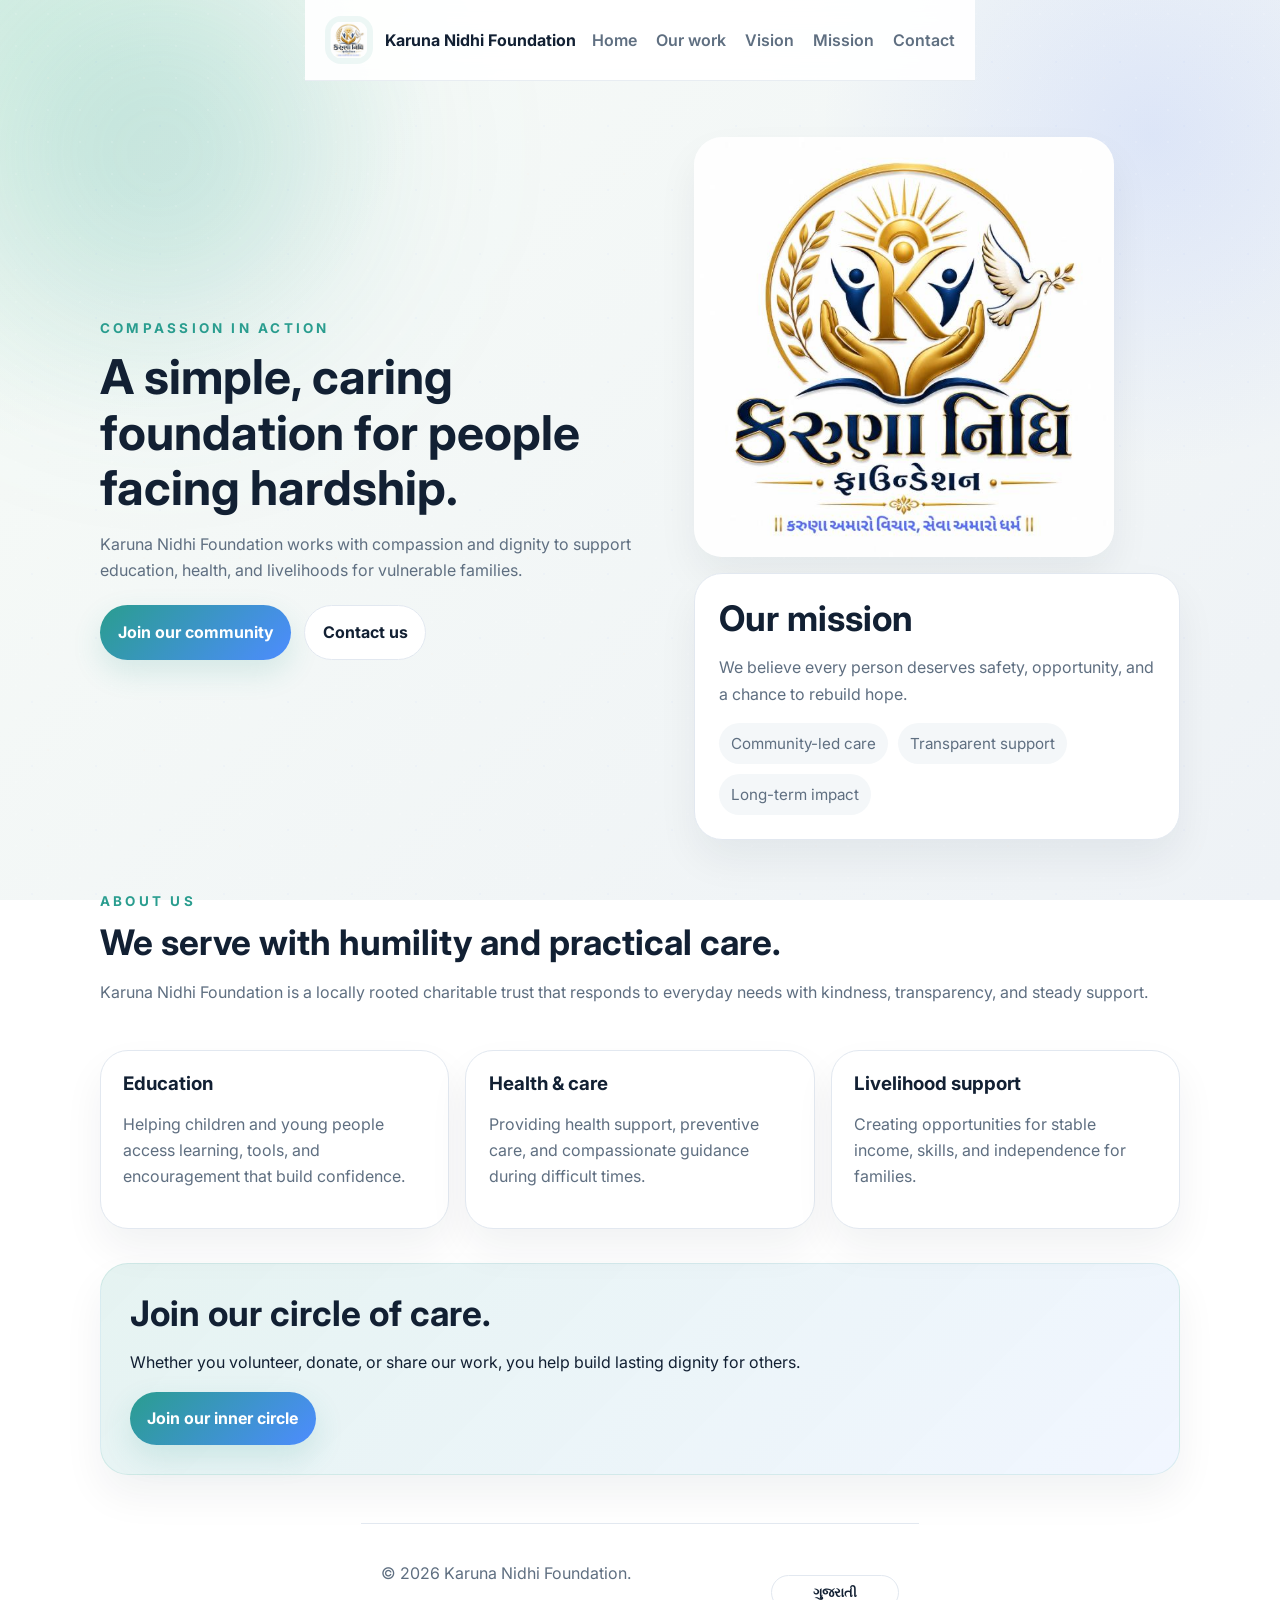
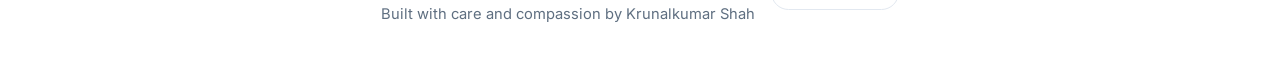
<file: index.html>
<!DOCTYPE html>
<html lang="en">
  <head>
    <meta charset="UTF-8" />
    <meta name="viewport" content="width=device-width, initial-scale=1.0" />
    <meta
      name="description"
      content="Karuna Nidhi Foundation is a compassionate charitable trust supporting education, health, and livelihoods with care and dignity."
    />
    <title>Karuna Nidhi Foundation</title>
    <link rel="preconnect" href="https://fonts.googleapis.com" />
    <link rel="preconnect" href="https://fonts.gstatic.com" crossorigin />
    <link
      href="https://fonts.googleapis.com/css2?family=Inter:wght@400;500;600;700;800&family=Noto+Sans+Gujarati:wght@400;500;700&display=swap"
      rel="stylesheet"
    />
    <link rel="icon" type="image/x-icon" href="favicon.ico" />
    <link rel="icon" type="image/png" href="favicon.png" />
    <link rel="apple-touch-icon" href="apple-touch-icon.png" />
    <meta name="theme-color" content="#2a9d8f" />
    <link rel="stylesheet" href="styles.css" />
    <script type="application/ld+json">
      {
        "@context": "https://schema.org",
        "@type": "Organization",
        "name": "Karuna Nidhi Foundation",
        "logo": "favicon.png",
        "contactPoint": [
          {
            "@type": "ContactPoint",
            "contactType": "customer support",
            "telephone": "+917016039402",
            "email": "karunanidhi14577@gmail.com"
          }
        ]
      }
    </script>
  </head>
  <body data-page="home">
    <div class="site-shell">
      <header class="topbar">
        <a class="brand" href="index.html">
          <img class="brand-logo" src="Foundation_Logo.png" alt="Karuna Nidhi Foundation logo" />
          <span data-i18n="siteName">Karuna Nidhi Foundation</span>
        </a>
        <button class="nav-toggle" id="nav-toggle" aria-expanded="false" aria-label="Open navigation">
          <span></span>
          <span></span>
          <span></span>
        </button>
        <nav class="nav-links" aria-label="Primary navigation">
          <a href="index.html" data-i18n="nav.home">Home</a>
          <a href="https://www.instagram.com/karuna_nidhi_foundation/" data-i18n="nav.work">Our Work</a>
          <a href="vision.html" data-i18n="nav.vision">Vision</a>
          <a href="mission.html" data-i18n="nav.mission">Mission</a>
          <a href="contact.html" data-i18n="nav.contact">Contact</a>
        </nav>
      </header>

      <main>
        <section class="hero fade-in">
          <div>
            <p class="eyebrow" data-i18n="eyebrow">Compassion in action</p>
            <h1 data-i18n="heroTitle">A simple, caring foundation for people facing hardship.</h1>
            <p class="hero-text" data-i18n="heroText">
              Karuna Nidhi Foundation works with compassion and dignity to support education,
              health, and livelihoods for vulnerable families.
            </p>
            <div class="actions">
              <a class="btn btn-primary" href="https://chat.whatsapp.com/Kzn2kFphP856iG3ND33YXG?s=sw&p=a&ilr=0" target="_blank" rel="noreferrer" data-i18n="ctaPrimary">Join our community</a>
              <a class="btn btn-secondary" href="contact.html" data-i18n="ctaSecondary">Contact us</a>
            </div>
          </div>
          <div class="hero-visual fade-in" style="animation-delay: 0.15s;">
            <img src="Foundation_Logo.png" alt="Karuna Nidhi Foundation community photo" />
            <div class="hero-card fade-in" style="animation-delay: 0.25s;">
              <h2 data-i18n="missionTitle">Our mission</h2>
              <p data-i18n="missionText">
                We believe every person deserves safety, opportunity, and a chance to rebuild hope.
              </p>
              <ul class="pill-list">
                <li data-i18n="pillOne">Community-led care</li>
                <li data-i18n="pillTwo">Transparent support</li>
                <li data-i18n="pillThree">Long-term impact</li>
              </ul>
            </div>
          </div>
        </section>

        <section class="section">
          <div class="section-head">
            <p class="eyebrow" data-i18n="aboutEyebrow">About us</p>
            <h2 data-i18n="aboutTitle">We serve with humility and practical care.</h2>
          </div>
          <p class="section-body" data-i18n="aboutText">
            Karuna Nidhi Foundation is a locally rooted charitable trust that responds to everyday needs with kindness, transparency, and steady support.
          </p>
        </section>

        <section class="section cards">
          <article class="card">
            <h3 data-i18n="focus1Title">Education</h3>
            <p data-i18n="focus1Text">Helping children and young people access learning, tools, and encouragement that build confidence.</p>
          </article>
          <article class="card">
            <h3 data-i18n="focus2Title">Health & care</h3>
            <p data-i18n="focus2Text">Providing health support, preventive care, and compassionate guidance during difficult times.</p>
          </article>
          <article class="card">
            <h3 data-i18n="focus3Title">Livelihood support</h3>
            <p data-i18n="focus3Text">Creating opportunities for stable income, skills, and independence for families.</p>
          </article>
        </section>

        <section class="section cta-banner">
          <h2 data-i18n="ctaSectionTitle">Join our circle of care.</h2>
          <p data-i18n="ctaSectionText">Whether you volunteer, donate, or share our work, you help build lasting dignity for others.</p>
          <a class="btn btn-primary" href="https://chat.whatsapp.com/Kzn2kFphP856iG3ND33YXG?s=sw&p=a&ilr=0" target="_blank" rel="noreferrer" data-i18n="ctaSectionButton">Join our inner circle</a>
        </section>
      </main>

      <footer class="footer">
        <div>
          <p data-i18n="footerText">© 2026 Karuna Nidhi Foundation.</p>
          <p class="footer-credit"><span data-i18n="footerCreditPrefix">Built with care and compassion by</span> <a href="https://krunalkumar.vercel.app" target="_blank" rel="noreferrer">Krunalkumar Shah</a></p>
        </div>
        <button id="lang-toggle" class="lang-toggle" type="button" aria-label="Switch language">ગુજરાતી</button>
      </footer>
    </div>

    <script src="script.js"></script>
  </body>
</html>
</file>
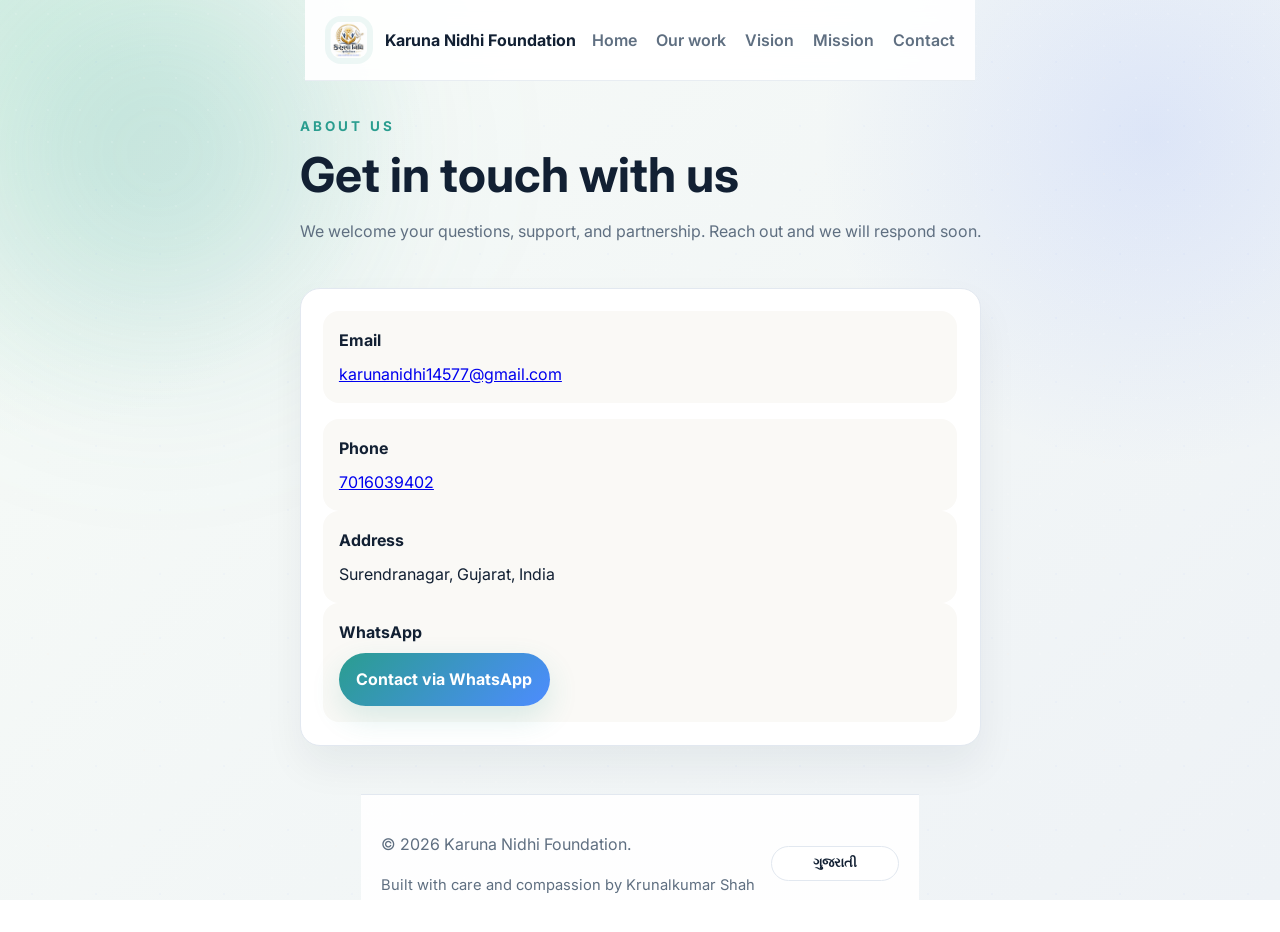
<file: contact.html>
<!DOCTYPE html>
<html lang="en">
  <head>
    <meta charset="UTF-8" />
    <meta name="viewport" content="width=device-width, initial-scale=1.0" />
    <title>Contact | Karuna Nidhi Foundation</title>
    <link rel="preconnect" href="https://fonts.googleapis.com" />
    <link rel="preconnect" href="https://fonts.gstatic.com" crossorigin />
    <link
      href="https://fonts.googleapis.com/css2?family=Inter:wght@400;500;600;700;800&family=Noto+Sans+Gujarati:wght@400;500;700&display=swap"
      rel="stylesheet"
    />
    <link rel="icon" type="image/x-icon" href="favicon.ico" />
    <link rel="icon" type="image/png" href="favicon.png" />
    <link rel="apple-touch-icon" href="apple-touch-icon.png" />
    <meta name="theme-color" content="#2a9d8f" />
    <link rel="stylesheet" href="styles.css" />
    <script type="application/ld+json">
      {
        "@context": "https://schema.org",
        "@type": "Organization",
        "name": "Karuna Nidhi Foundation",
        "logo": "favicon.png",
        "contactPoint": [
          {
            "@type": "ContactPoint",
            "contactType": "customer support",
            "telephone": "+917016039402",
            "email": "karunanidhi14577@gmail.com"
          }
        ]
      }
    </script>
  </head>
  <body data-page="contact">
    <div class="site-shell">
      <header class="topbar">
        <a class="brand" href="index.html">
          <img class="brand-logo" src="Foundation_Logo.png" alt="Karuna Nidhi Foundation logo" />
          <span data-i18n="siteName">Karuna Nidhi Foundation</span>
        </a>
        <button class="nav-toggle" id="nav-toggle" aria-expanded="false" aria-label="Open navigation">
          <span></span>
          <span></span>
          <span></span>
        </button>
        <nav class="nav-links" aria-label="Primary navigation">
          <a href="index.html" data-i18n="nav.home">Home</a>
          <a href="https://www.instagram.com/karuna_nidhi_foundation/" data-i18n="nav.work">Our Work</a>
          <a href="vision.html" data-i18n="nav.vision">Vision</a>
          <a href="mission.html" data-i18n="nav.mission">Mission</a>
          <a href="contact.html" data-i18n="nav.contact">Contact</a>
        </nav>
      </header>

      <main>
        <section class="section page-intro">
          <p class="eyebrow" data-i18n="aboutEyebrow">About us</p>
          <h1 data-i18n="contactTitle">Get in touch with us</h1>
          <p class="section-body" data-i18n="contactText">We welcome your questions, support, and partnership. Reach out and we will respond soon.</p>
        </section>

        <section class="contact-page">
          <div class="contact-card">
            <div class="contact-row">
              <div>
                <strong data-i18n="contactEmailLabel">Email</strong>
                <a href="mailto:karunanidhi14577@gmail.com" data-i18n="contactEmail">karunanidhi14577@gmail.com</a>
              </div>
              <div>
                <strong data-i18n="contactPhoneLabel">Phone</strong>
                <a href="tel:+917016039402" data-i18n="contactPhone">+91 70160 39402</a>
              </div>
            </div>
            <div class="contact-row">
              <div>
                <strong data-i18n="contactAddressLabel">Address</strong>
                <span data-i18n="contactAddress">Surendranagar, Gujarat, India</span>
              </div>
            </div>
            <div class="contact-row">
              <div>
                <strong>WhatsApp</strong>
                <a class="btn btn-primary" href="https://chat.whatsapp.com/Kzn2kFphP856iG3ND33YXG?s=sw&p=a&ilr=0" target="_blank" rel="noreferrer">Contact via WhatsApp</a>
              </div>
            </div>
          </div>

        </section>
      </main>

      <footer class="footer">
        <div>
          <p data-i18n="footerText">© 2026 Karuna Nidhi Foundation.</p>
          <p class="footer-credit"><span data-i18n="footerCreditPrefix">Built with care and compassion by</span> <a href="https://krunalkumar.vercel.app" target="_blank" rel="noreferrer">Krunalkumar Shah</a></p>
        </div>
        <button id="lang-toggle" class="lang-toggle" type="button" aria-label="Switch language">ગુજરાતી</button>
      </footer>
    </div>

    <script src="script.js"></script>
  </body>
</html>
</file>
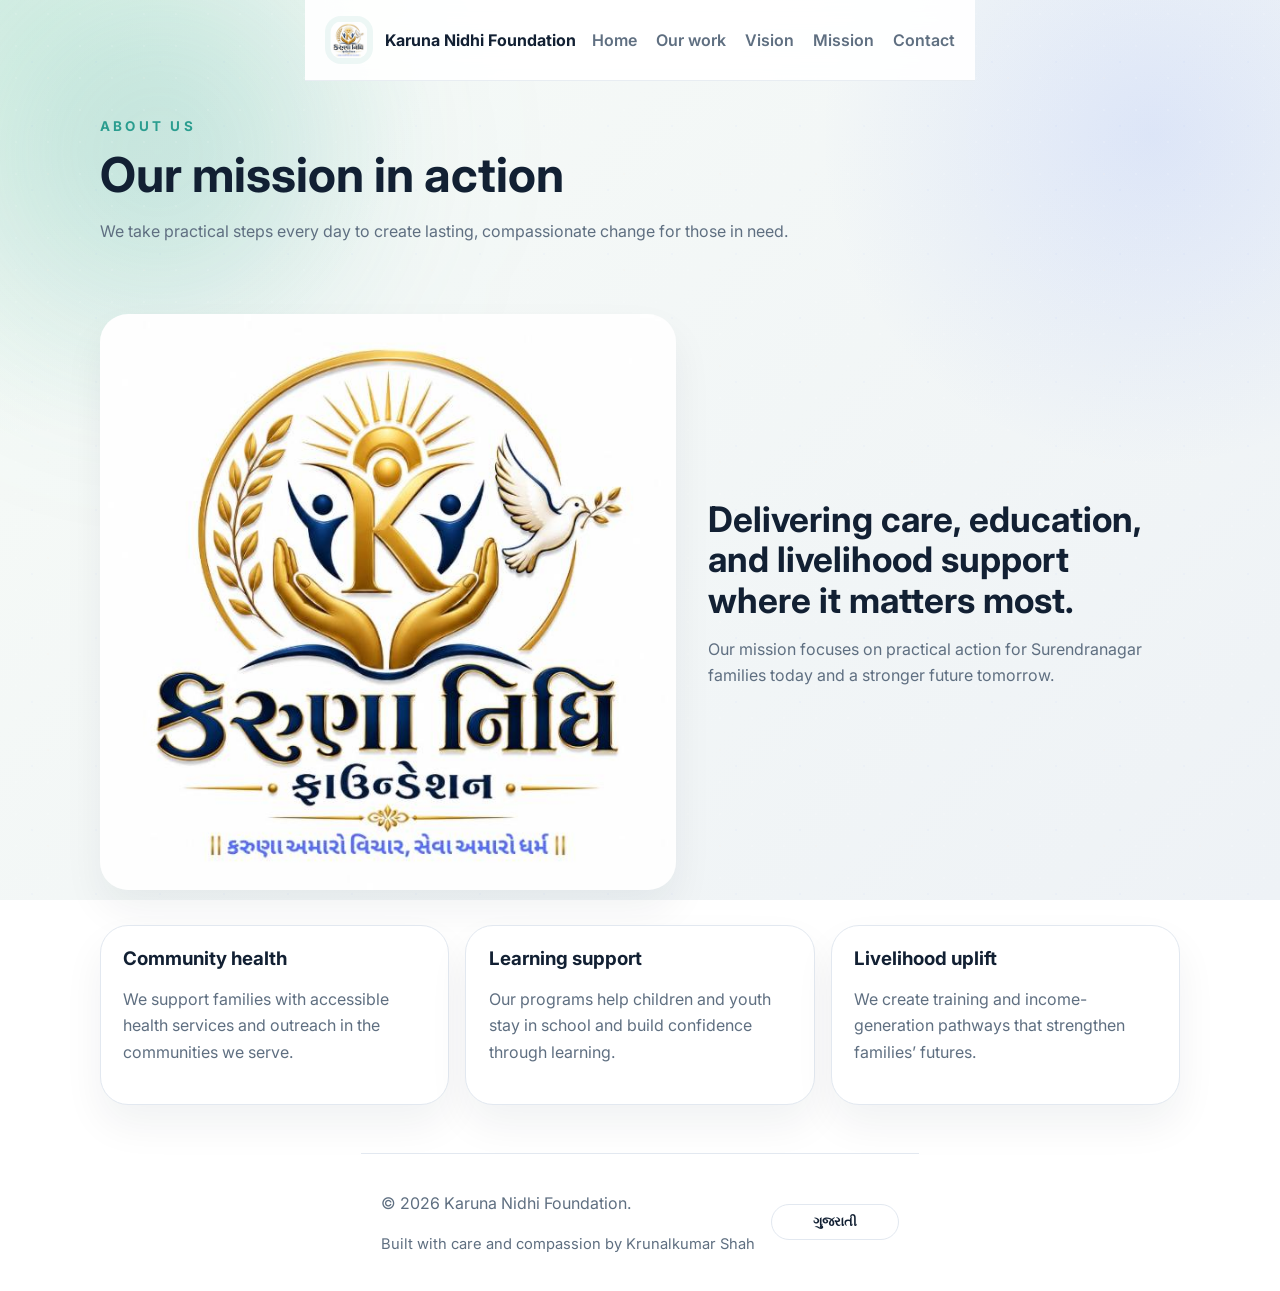
<file: mission.html>
<!DOCTYPE html>
<html lang="en">
  <head>
    <meta charset="UTF-8" />
    <meta name="viewport" content="width=device-width, initial-scale=1.0" />
    <title>Mission | Karuna Nidhi Foundation</title>
    <link rel="preconnect" href="https://fonts.googleapis.com" />
    <link rel="preconnect" href="https://fonts.gstatic.com" crossorigin />
    <link
      href="https://fonts.googleapis.com/css2?family=Inter:wght@400;500;600;700;800&family=Noto+Sans+Gujarati:wght@400;500;700&display=swap"
      rel="stylesheet"
    />
    <link rel="icon" type="image/x-icon" href="favicon.ico" />
    <link rel="icon" type="image/png" href="favicon.png" />
    <link rel="apple-touch-icon" href="apple-touch-icon.png" />
    <meta name="theme-color" content="#2a9d8f" />
    <link rel="stylesheet" href="styles.css" />
    <script type="application/ld+json">
      {
        "@context": "https://schema.org",
        "@type": "Organization",
        "name": "Karuna Nidhi Foundation",
        "logo": "favicon.png",
        "contactPoint": [
          {
            "@type": "ContactPoint",
            "contactType": "customer support",
            "telephone": "+917016039402",
            "email": "karunanidhi14577@gmail.com"
          }
        ]
      }
    </script>
  </head>
  <body data-page="mission">
    <div class="site-shell">
      <header class="topbar">
        <a class="brand" href="index.html">
          <img class="brand-logo" src="Foundation_Logo.png" alt="Karuna Nidhi Foundation logo" />
          <span data-i18n="siteName">Karuna Nidhi Foundation</span>
        </a>
        <button class="nav-toggle" id="nav-toggle" aria-expanded="false" aria-label="Open navigation">
          <span></span>
          <span></span>
          <span></span>
        </button>
        <nav class="nav-links" aria-label="Primary navigation">
          <a href="index.html" data-i18n="nav.home">Home</a>
          <a href="https://www.instagram.com/karuna_nidhi_foundation/" data-i18n="nav.work">Our Work</a>
          <a href="vision.html" data-i18n="nav.vision">Vision</a>
          <a href="mission.html" data-i18n="nav.mission">Mission</a>
          <a href="contact.html" data-i18n="nav.contact">Contact</a>
        </nav>
      </header>

      <main>
        <section class="section page-intro">
          <p class="eyebrow" data-i18n="aboutEyebrow">About us</p>
          <h1 data-i18n="missionIntroTitle">Our mission in action</h1>
          <p class="section-body" data-i18n="missionIntroText">We take practical steps every day to create lasting, compassionate change for those in need.</p>
        </section>

        <section class="section image-highlight">
          <div class="image-card">
            <img src="Foundation_Logo.png" alt="Mission support illustration" />
          </div>
          <div class="image-text">
            <h2 data-i18n="missionImageTitle">Delivering care, education, and livelihood support where it matters most.</h2>
            <p data-i18n="missionImageText">Our mission focuses on practical action for Surendranagar families today and a stronger future tomorrow.</p>
          </div>
        </section>

        <section class="post-grid">
          <article class="post-card">
            <h3 data-i18n="missionCard1Title">Community health</h3>
            <p data-i18n="missionCard1Text">We support families with accessible health services and outreach in the communities we serve.</p>
          </article>
          <article class="post-card">
            <h3 data-i18n="missionCard2Title">Learning support</h3>
            <p data-i18n="missionCard2Text">Our programs help children and youth stay in school and build confidence through learning.</p>
          </article>
          <article class="post-card">
            <h3 data-i18n="missionCard3Title">Livelihood uplift</h3>
            <p data-i18n="missionCard3Text">We create training and income-generation pathways that strengthen families’ futures.</p>
          </article>
        </section>
      </main>

      <footer class="footer">
        <div>
          <p data-i18n="footerText">© 2026 Karuna Nidhi Foundation.</p>
          <p class="footer-credit"><span data-i18n="footerCreditPrefix">Built with care and compassion by</span> <a href="https://krunalkumar.vercel.app" target="_blank" rel="noreferrer">Krunalkumar Shah</a></p>
        </div>
        <button id="lang-toggle" class="lang-toggle" type="button" aria-label="Switch language">ગુજરાતી</button>
      </footer>
    </div>

    <script src="script.js"></script>
  </body>
</html>
</file>
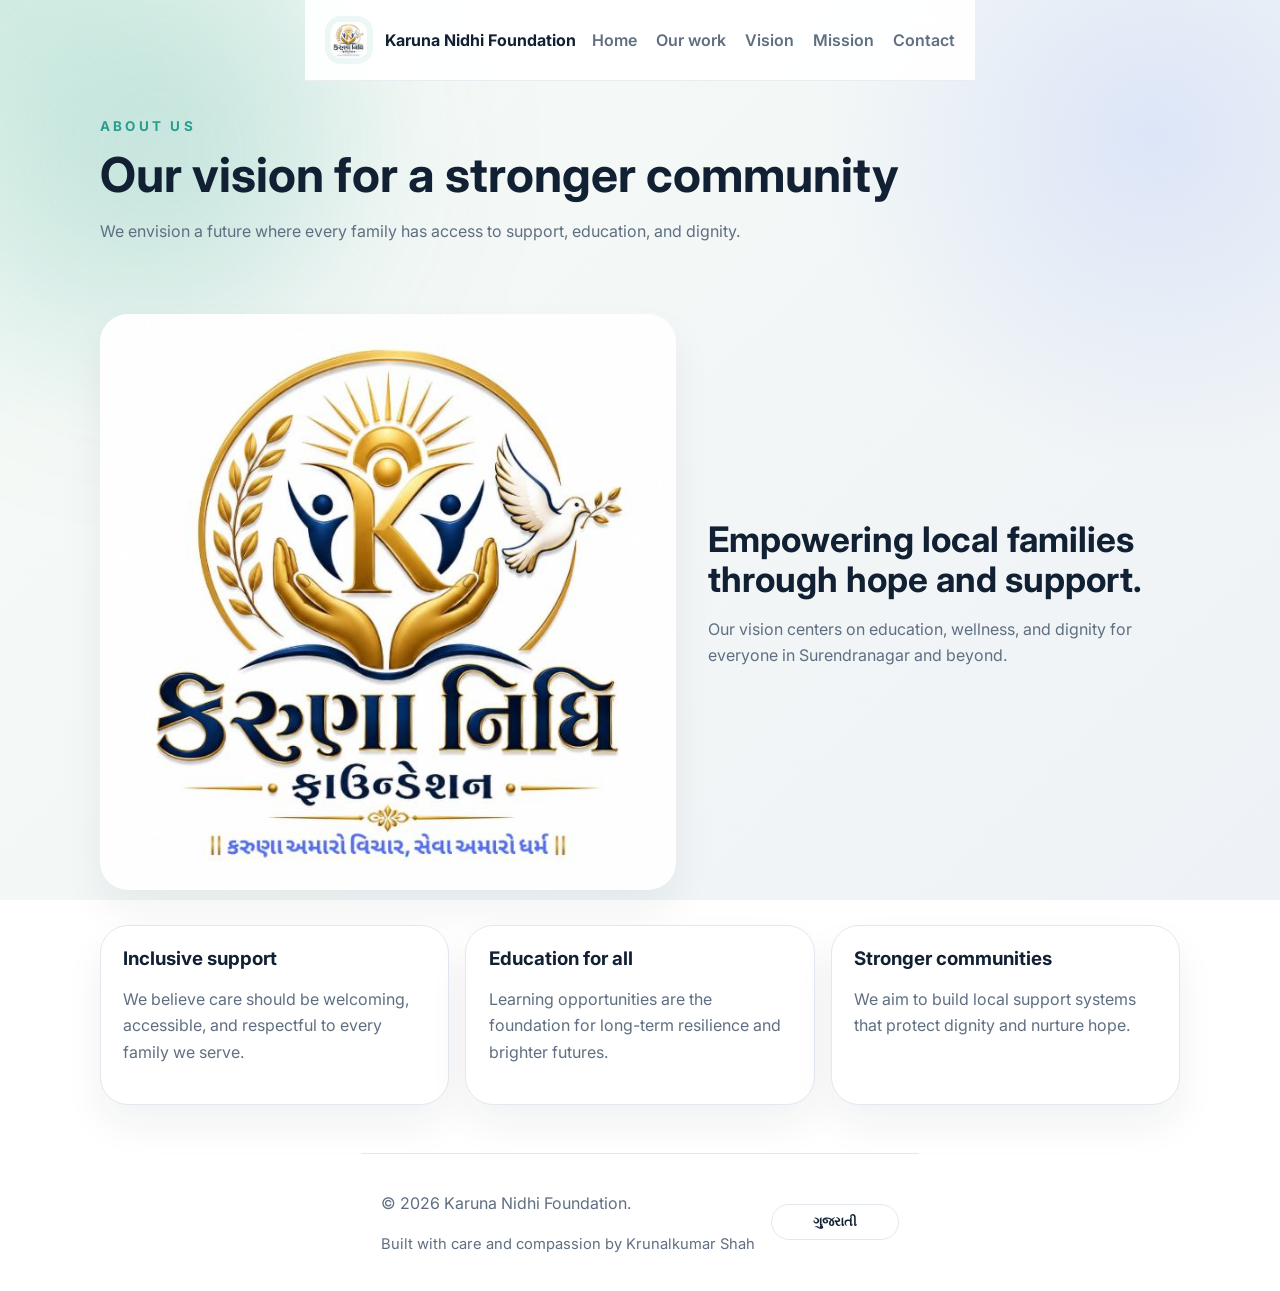
<file: vision.html>
<!DOCTYPE html>
<html lang="en">
  <head>
    <meta charset="UTF-8" />
    <meta name="viewport" content="width=device-width, initial-scale=1.0" />
    <title>Vision | Karuna Nidhi Foundation</title>
    <link rel="preconnect" href="https://fonts.googleapis.com" />
    <link rel="preconnect" href="https://fonts.gstatic.com" crossorigin />
    <link
      href="https://fonts.googleapis.com/css2?family=Inter:wght@400;500;600;700;800&family=Noto+Sans+Gujarati:wght@400;500;700&display=swap"
      rel="stylesheet"
    />
    <link rel="icon" type="image/x-icon" href="favicon.ico" />
    <link rel="icon" type="image/png" href="favicon.png" />
    <link rel="apple-touch-icon" href="apple-touch-icon.png" />
    <meta name="theme-color" content="#2a9d8f" />
    <link rel="stylesheet" href="styles.css" />
    <script type="application/ld+json">
      {
        "@context": "https://schema.org",
        "@type": "Organization",
        "name": "Karuna Nidhi Foundation",
        "logo": "favicon.png",
        "contactPoint": [
          {
            "@type": "ContactPoint",
            "contactType": "customer support",
            "telephone": "+917016039402",
            "email": "karunanidhi14577@gmail.com"
          }
        ]
      }
    </script>
  </head>
  <body data-page="vision">
    <div class="site-shell">
      <header class="topbar">
        <a class="brand" href="index.html">
          <img class="brand-logo" src="Foundation_Logo.png" alt="Karuna Nidhi Foundation logo" />
          <span data-i18n="siteName">Karuna Nidhi Foundation</span>
        </a>
        <button class="nav-toggle" id="nav-toggle" aria-expanded="false" aria-label="Open navigation">
          <span></span>
          <span></span>
          <span></span>
        </button>
        <nav class="nav-links" aria-label="Primary navigation">
          <a href="index.html" data-i18n="nav.home">Home</a>
          <a href="https://www.instagram.com/karuna_nidhi_foundation/" data-i18n="nav.work">Our Work</a>
          <a href="vision.html" data-i18n="nav.vision">Vision</a>
          <a href="mission.html" data-i18n="nav.mission">Mission</a>
          <a href="contact.html" data-i18n="nav.contact">Contact</a>
        </nav>
      </header>

      <main>
        <section class="section page-intro">
          <p class="eyebrow" data-i18n="aboutEyebrow">About us</p>
          <h1 data-i18n="visionIntroTitle">Our vision for a stronger community</h1>
          <p class="section-body" data-i18n="visionIntroText">We envision a future where every family has access to support, education, and dignity.</p>
        </section>

        <section class="section image-highlight">
          <div class="image-card">
            <img src="Foundation_Logo.png" alt="Community vision illustration" />
          </div>
          <div class="image-text">
            <h2 data-i18n="visionImageTitle">Empowering local families through hope and support.</h2>
            <p data-i18n="visionImageText">Our vision centers on education, wellness, and dignity for everyone in Surendranagar and beyond.</p>
          </div>
        </section>

        <section class="post-grid">
          <article class="post-card">
            <h3 data-i18n="visionCard1Title">Inclusive support</h3>
            <p data-i18n="visionCard1Text">We believe care should be welcoming, accessible, and respectful to every family we serve.</p>
          </article>
          <article class="post-card">
            <h3 data-i18n="visionCard2Title">Education for all</h3>
            <p data-i18n="visionCard2Text">Learning opportunities are the foundation for long-term resilience and brighter futures.</p>
          </article>
          <article class="post-card">
            <h3 data-i18n="visionCard3Title">Stronger communities</h3>
            <p data-i18n="visionCard3Text">We aim to build local support systems that protect dignity and nurture hope.</p>
          </article>
        </section>
      </main>

      <footer class="footer">
        <div>
          <p data-i18n="footerText">© 2026 Karuna Nidhi Foundation.</p>
          <p class="footer-credit"><span data-i18n="footerCreditPrefix">Built with care and compassion by</span> <a href="https://krunalkumar.vercel.app" target="_blank" rel="noreferrer">Krunalkumar Shah</a></p>
        </div>
        <button id="lang-toggle" class="lang-toggle" type="button" aria-label="Switch language">ગુજરાતી</button>
      </footer>
    </div>

    <script src="script.js"></script>
  </body>
</html>
</file>
<file: styles.css>
:root {
  color-scheme: light;
  --bg: #f6f5ef;
  --panel: #ffffff;
  --text: #122033;
  --muted: #5f6f81;
  --accent: #2a9d8f;
  --accent-2: #4d8cff;
  --border: #e2e8f0;
  --shadow: 0 20px 40px rgba(18, 32, 51, 0.06);
}

* {
  box-sizing: border-box;
}

html,
body {
  height: 100%;
}

html {
  scroll-behavior: smooth;
}

body {
  margin: 0;
  font-family: 'Inter', 'Noto Sans Gujarati', system-ui, sans-serif;
  color: var(--text);
  background:
    radial-gradient(circle at top left, rgba(84, 197, 156, 0.18), transparent 28%),
    radial-gradient(circle at 90% 15%, rgba(92, 130, 255, 0.14), transparent 24%),
    linear-gradient(135deg, #f7fbf7 0%, #eef2f6 100%);
  background-attachment: fixed;
  line-height: 1.65;
  min-height: 100%;
  position: relative;
  overflow-x: hidden;
  display: flex;
  flex-direction: column;
}

body::before,
body::after {
  content: '';
  position: absolute;
  z-index: 0;
  pointer-events: none;
}

body::before {
  width: 520px;
  height: 520px;
  top: -12%;
  left: -8%;
  border-radius: 50%;
  background: radial-gradient(circle, rgba(42, 157, 143, 0.28) 0%, rgba(42, 157, 143, 0) 70%);
  filter: blur(90px);
  animation: drift-slow-1 24s ease-in-out infinite;
}

body::after {
  width: 120%;
  height: 120%;
  top: -18%;
  left: -15%;
  background-image:
    radial-gradient(circle, rgba(255, 255, 255, 0.28) 1px, transparent 1px),
    radial-gradient(circle, rgba(92, 130, 255, 0.08) 1px, transparent 1px),
    radial-gradient(circle, rgba(234, 145, 76, 0.08) 1px, transparent 1px);
  background-size: 32px 32px, 64px 64px, 96px 96px;
  opacity: 0.4;
  animation: drift-dots 30s linear infinite;
}

@keyframes drift-slow-1 {
  0%, 100% { transform: translate(0, 0) scale(1); }
  50% { transform: translate(24px, 18px) scale(1.02); }
}

@keyframes drift-dots {
  0% { transform: translate(0, 0); }
  100% { transform: translate(36px, 36px); }
}

.site-shell {
  position: relative;
  z-index: 1;
  min-height: 100vh;
  display: flex;
  flex-direction: column;
}

main {
  flex: 1;
}

img {
  max-width: 100%;
  display: block;
}

.topbar {
  display: flex;
  align-items: center;
  justify-content: space-between;
  gap: 1rem;
  max-width: 1120px;
  margin: 0 auto;
  padding: 1rem 1.25rem;
  background: rgba(255, 255, 255, 0.92);
  border-bottom: 1px solid #e8edf2;
  backdrop-filter: blur(12px);
}

.brand {
  display: inline-flex;
  align-items: center;
  gap: 0.75rem;
  color: var(--text);
  text-decoration: none;
  font-weight: 700;
}

.brand-logo {
  width: 3rem;
  height: 3rem;
  object-fit: contain;
  border-radius: 1rem;
  background: rgba(42, 157, 143, 0.08);
  padding: 0.35rem;
}

.text-small {
  margin: 0 0 0.75rem;
  color: var(--accent);
  font-size: 0.85rem;
  letter-spacing: 0.08em;
  text-transform: uppercase;
  font-weight: 700;
}

.hero-visual {
  display: grid;
  gap: 1rem;
  align-items: start;
}

.hero-visual img {
  width: 100%;
  max-width: 420px;
  height: auto;
  min-height: 260px;
  border-radius: 1.75rem;
  box-shadow: var(--shadow);
  object-fit: cover;
}

.hero {
  align-items: start;
}

.image-highlight {
  display: grid;
  grid-template-columns: 1.1fr 0.9fr;
  gap: 2rem;
  align-items: center;
  margin: 1.5rem 0;
}

.image-card img {
  width: 100%;
  border-radius: 1.75rem;
  box-shadow: var(--shadow);
  object-fit: cover;
}

.image-text h2 {
  margin-bottom: 0.85rem;
}

.image-text p {
  color: var(--muted);
}

.hero-card {
  padding: 1.8rem;
}

.brand-badge {
  display: inline-grid;
  place-items: center;
  width: 2rem;
  height: 2rem;
  border-radius: 999px;
  background: linear-gradient(135deg, var(--accent), var(--accent-2));
  color: white;
}

.nav-links {
  display: flex;
  gap: 1.2rem;
  align-items: center;
}

.nav-links a {
  color: var(--muted);
  text-decoration: none;
  font-weight: 600;
}

.nav-links a:hover {
  color: var(--text);
}

.lang-toggle {
  border: 1px solid var(--border);
  background: var(--panel);
  color: var(--text);
  border-radius: 999px;
  padding: 0.55rem 0.9rem;
  font-weight: 600;
  cursor: pointer;
  min-width: 8rem;
}

.footer {
  display: flex;
  justify-content: space-between;
  align-items: center;
  max-width: 1120px;
  margin: 0 auto;
  padding: 1.25rem;
  color: var(--muted);
  border-top: 1px solid var(--border);
  background: rgba(255,255,255,0.95);
  gap: 1rem;
}

.footer-actions {
  display: flex;
  align-items: center;
  gap: 1rem;
}

.nav-toggle {
  display: none;
  width: 2rem;
  height: 2rem;
  border: none;
  background: transparent;
  cursor: pointer;
  flex-direction: column;
  justify-content: space-between;
  padding: 0;
}

.nav-toggle span {
  display: block;
  width: 100%;
  height: 2px;
  background: var(--text);
  border-radius: 999px;
}

main {
  max-width: 1120px;
  margin: 0 auto;
  padding: 1rem 1.25rem 3rem;
}

.hero {
  display: grid;
  grid-template-columns: 1.1fr 0.95fr;
  gap: 2rem;
  align-items: center;
  padding: 2.5rem 0 2rem;
  min-height: 620px;
}

.eyebrow {
  margin: 0 0 0.65rem;
  color: var(--accent);
  font-size: 0.84rem;
  font-weight: 700;
  letter-spacing: 0.24em;
  text-transform: uppercase;
}

h1,
h2,
h3 {
  line-height: 1.15;
  margin: 0 0 0.75rem;
}

h1 {
  font-size: clamp(2.1rem, 4vw, 3rem);
}

h2 {
  font-size: clamp(1.6rem, 3vw, 2.2rem);
}

.hero-text,
.section-body,
.card p,
.cta-banner p,
.hero-card p,
.post-card p {
  color: var(--muted);
  font-size: 1rem;
}

.actions {
  display: flex;
  flex-wrap: wrap;
  gap: 0.8rem;
  margin-top: 1.3rem;
}

.btn {
  display: inline-flex;
  align-items: center;
  justify-content: center;
  border-radius: 999px;
  padding: 0.85rem 1.1rem;
  text-decoration: none;
  font-weight: 700;
}

.btn-primary {
  color: white;
  background: linear-gradient(135deg, var(--accent), var(--accent-2));
  box-shadow: 0 12px 30px rgba(42, 157, 143, 0.16);
}

.btn-secondary {
  color: var(--text);
  border: 1px solid var(--border);
  background: var(--panel);
}

.btn-primary,
.btn-secondary {
  opacity: 0;
  transform: translateY(10px);
  animation: fadeInUp 0.9s ease-out forwards;
}

.btn-primary {
  animation-delay: 0.4s;
}

.btn-secondary {
  animation-delay: 0.45s;
}

.hero-card,
.card,
.cta-banner,
.post-card {
  background: var(--panel);
  border: 1px solid var(--border);
  border-radius: 1.75rem;
  box-shadow: var(--shadow);
}

.hero-card {
  padding: 1.5rem;
}

.pill-list {
  display: flex;
  flex-wrap: wrap;
  gap: 0.6rem;
  list-style: none;
  padding: 0;
  margin: 1rem 0 0;
}

.pill-list li {
  padding: 0.5rem 0.75rem;
  border-radius: 999px;
  background: #f4f7f9;
  color: var(--muted);
  font-size: 0.95rem;
}

.section {
  padding: 1.1rem 0 0.7rem;
}

.section-head {
  margin-bottom: 0.5rem;
}

.cards {
  display: grid;
  grid-template-columns: repeat(auto-fit, minmax(240px, 1fr));
  gap: 1rem;
}

.card,
.post-card {
  padding: 1.4rem;
}

.cta-banner {
  padding: 1.8rem;
  margin-top: 1.4rem;
  background: linear-gradient(135deg, rgba(42, 157, 143, 0.12), rgba(77, 140, 255, 0.08));
  border: 1px solid rgba(42, 157, 143, 0.12);
}

.cta-banner h2,
.cta-banner p {
  color: var(--text);
}

.contact-page {
  display: grid;
  gap: 1rem;
  margin-top: 1rem;
}

.contact-card {
  background: var(--panel);
  border: 1px solid var(--border);
  border-radius: 1.25rem;
  box-shadow: var(--shadow);
  padding: 1.4rem;
}

.contact-row {
  display: grid;
  gap: 1rem;
}

.contact-row div {
  background: #faf9f6;
  border-radius: 1rem;
  padding: 1rem;
}

.contact-row strong {
  display: block;
  margin-bottom: 0.45rem;
  color: var(--text);
}

.contact-fields {
  display: grid;
  gap: 1rem;
}

.field {
  display: grid;
  gap: 0.45rem;
}

.field label {
  font-weight: 600;
  color: var(--text);
}

.field input,
.field textarea {
  width: 100%;
  padding: 0.9rem 1rem;
  border-radius: 0.95rem;
  border: 1px solid var(--border);
  background: #faf9f7;
  color: var(--text);
  font: inherit;
}

.field input:focus,
.field textarea:focus {
  outline: none;
  border-color: var(--accent);
  box-shadow: 0 0 0 4px rgba(42, 157, 143, 0.08);
}

.submit-row {
  display: flex;
  justify-content: flex-start;
}

.submit-row .btn {
  width: auto;
}

.team-card {
  background: var(--panel);
  border: 1px solid var(--border);
  border-radius: 1.25rem;
  box-shadow: var(--shadow);
  padding: 1.2rem;
}

.team-photo {
  width: 4rem;
  height: 4rem;
  margin-bottom: 1rem;
  border-radius: 50%;
  background: linear-gradient(135deg, rgba(42, 157, 143, 0.12), rgba(77, 140, 255, 0.12));
}

.team-content {
  display: grid;
  gap: 0.6rem;
}

.team-role {
  color: var(--accent);
  font-weight: 700;
  font-size: 0.9rem;
  margin-bottom: 0.35rem;
}

.footer {
  display: flex;
  justify-content: space-between;
  align-items: center;
  max-width: 1120px;
  margin: 0 auto;
  padding: 1.25rem;
  color: var(--muted);
  border-top: 1px solid var(--border);
  background: rgba(255,255,255,0.95);
}

.footer a {
  color: var(--muted);
  text-decoration: none;
}

.footer-credit {
  font-size: 0.92rem;
  color: var(--muted);
}

.page-intro {
  margin-bottom: 1rem;
}

.post-grid,
.team-grid {
  display: grid;
  grid-template-columns: repeat(3, minmax(0, 1fr));
  gap: 1rem;
}

.team-card {
  background: var(--panel);
  border: 1px solid var(--border);
  border-radius: 1.25rem;
  box-shadow: var(--shadow);
  padding: 1.2rem;
}

.team-role {
  color: var(--accent);
  font-weight: 700;
  font-size: 0.9rem;
  margin-bottom: 0.35rem;
}

@media (max-width: 900px) {
  .hero,
  .cards,
  .post-grid,
  .team-grid {
    grid-template-columns: 1fr;
  }

  .footer {
    flex-direction: column;
    align-items: flex-start;
    gap: 0.5rem;
  }
}

.fade-in {
  opacity: 0;
  transform: translateY(16px);
  animation: fadeInUp 0.9s ease-out forwards;
}

@keyframes fadeInUp {
  to {
    opacity: 1;
    transform: translateY(0);
  }
}

@media (max-width: 720px) {
  .topbar {
    flex-wrap: wrap;
    justify-content: space-between;
  }

  .nav-links {
    order: 3;
    width: 100%;
    flex-direction: column;
    align-items: stretch;
    gap: 0.65rem;
    display: none;
    margin-top: 0.75rem;
  }

  .nav-links.open {
    display: flex;
  }

  .nav-toggle {
    display: flex;
  }

  .hero {
    padding-top: 2rem;
  }

  .team-card {
    display: grid;
    grid-template-columns: auto 1fr;
    gap: 1rem;
    align-items: center;
  }
}
</file>
